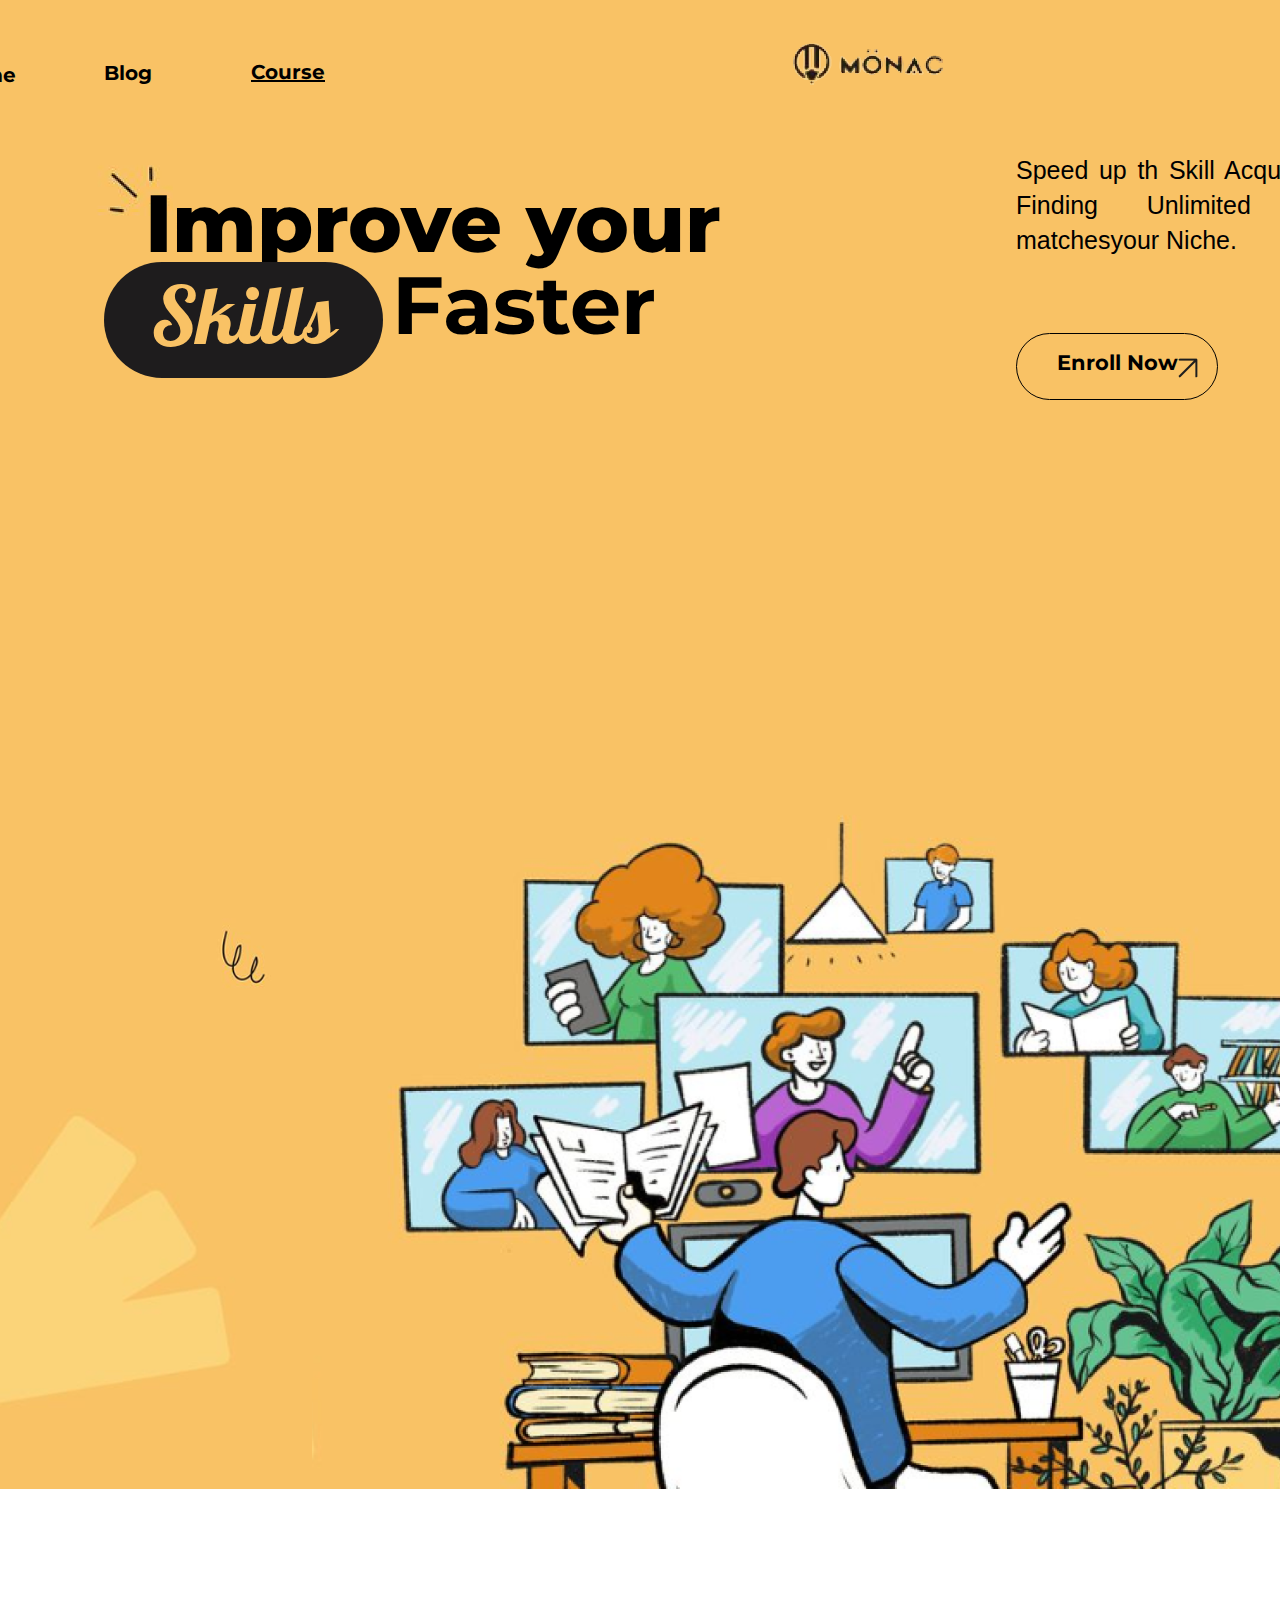
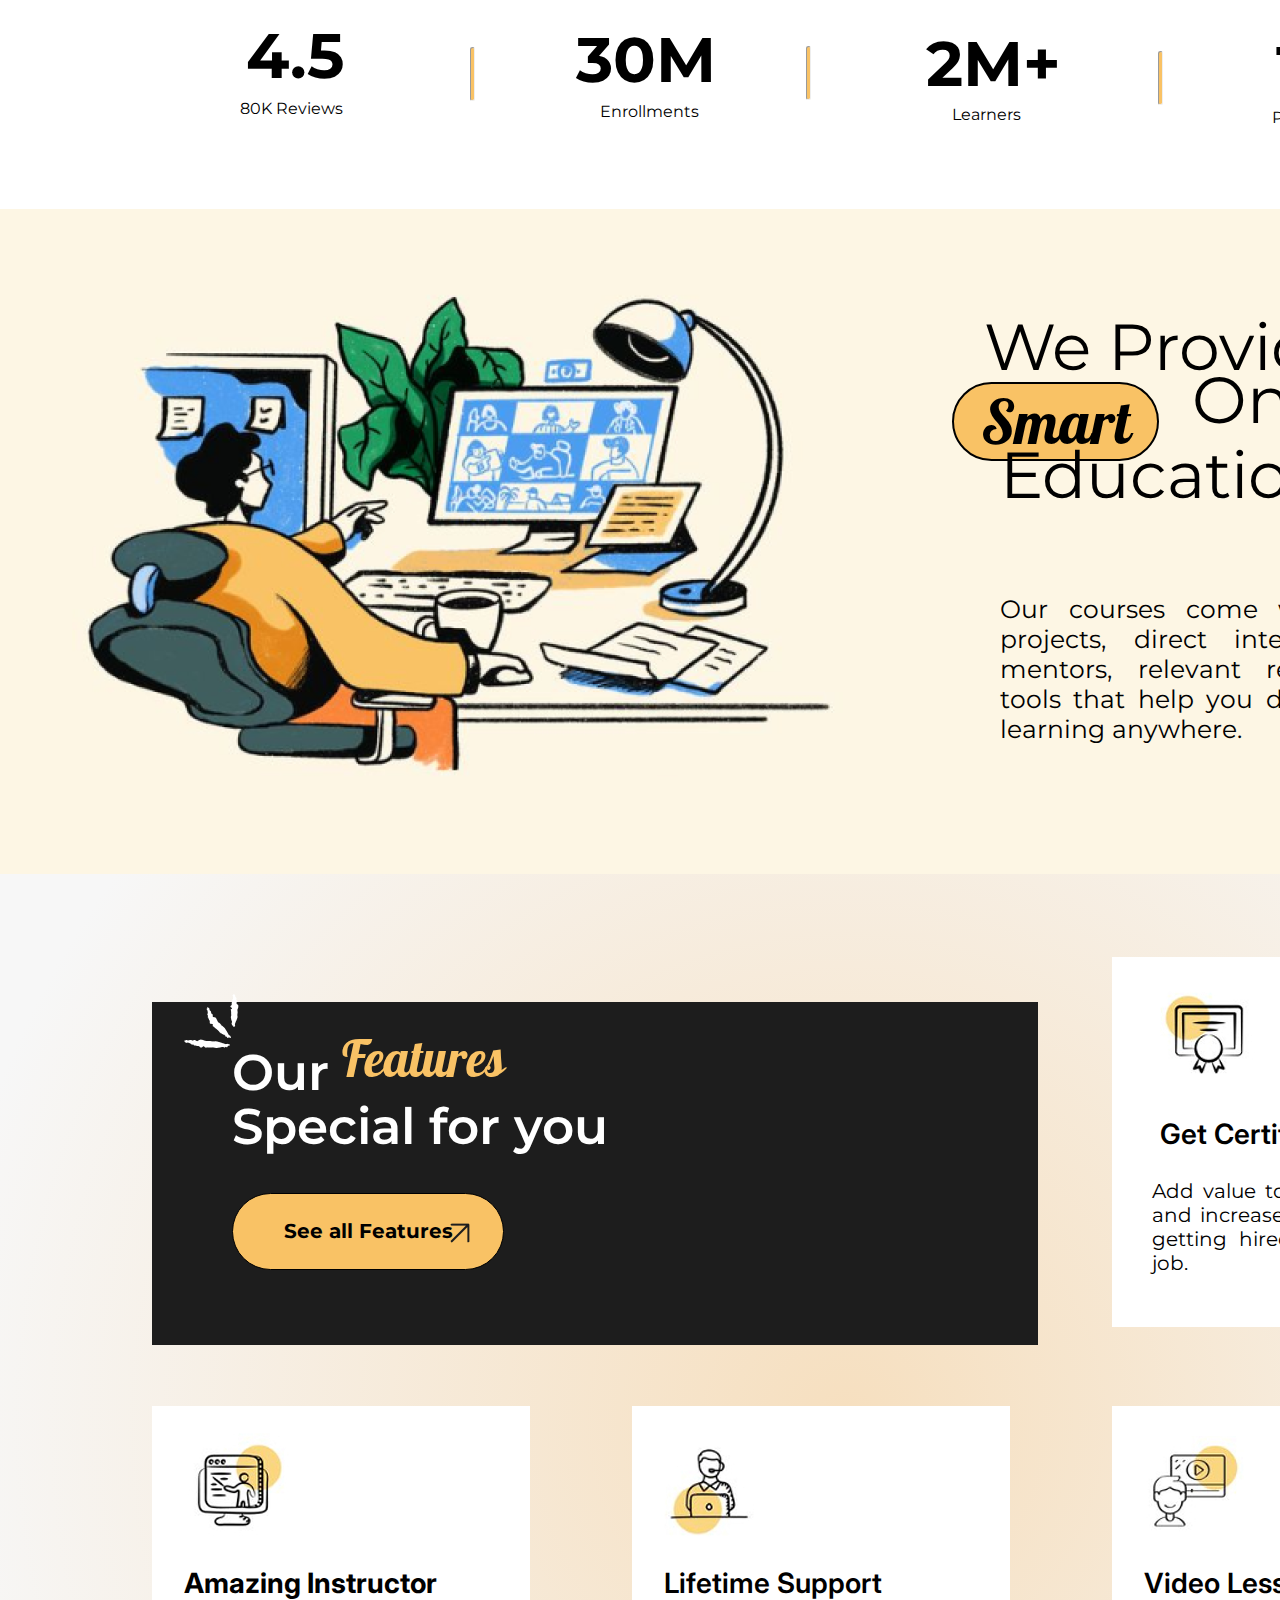
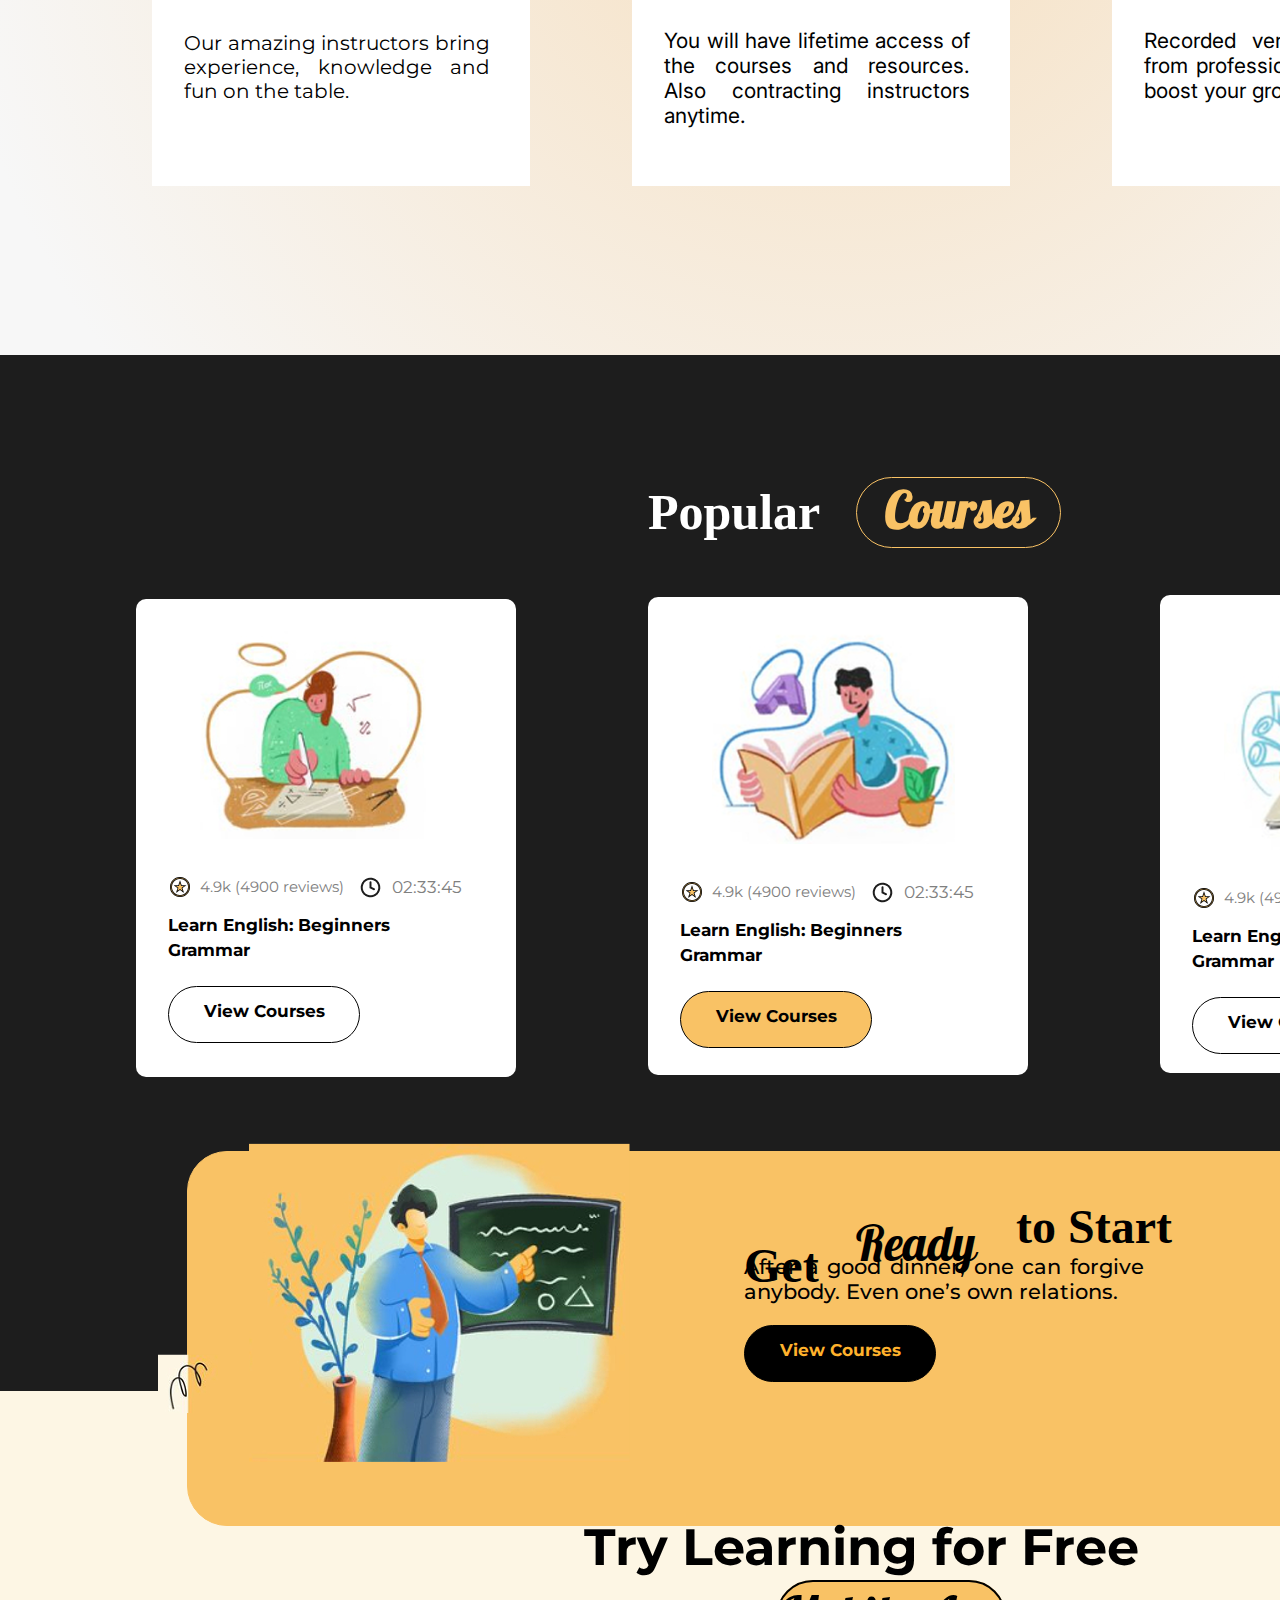
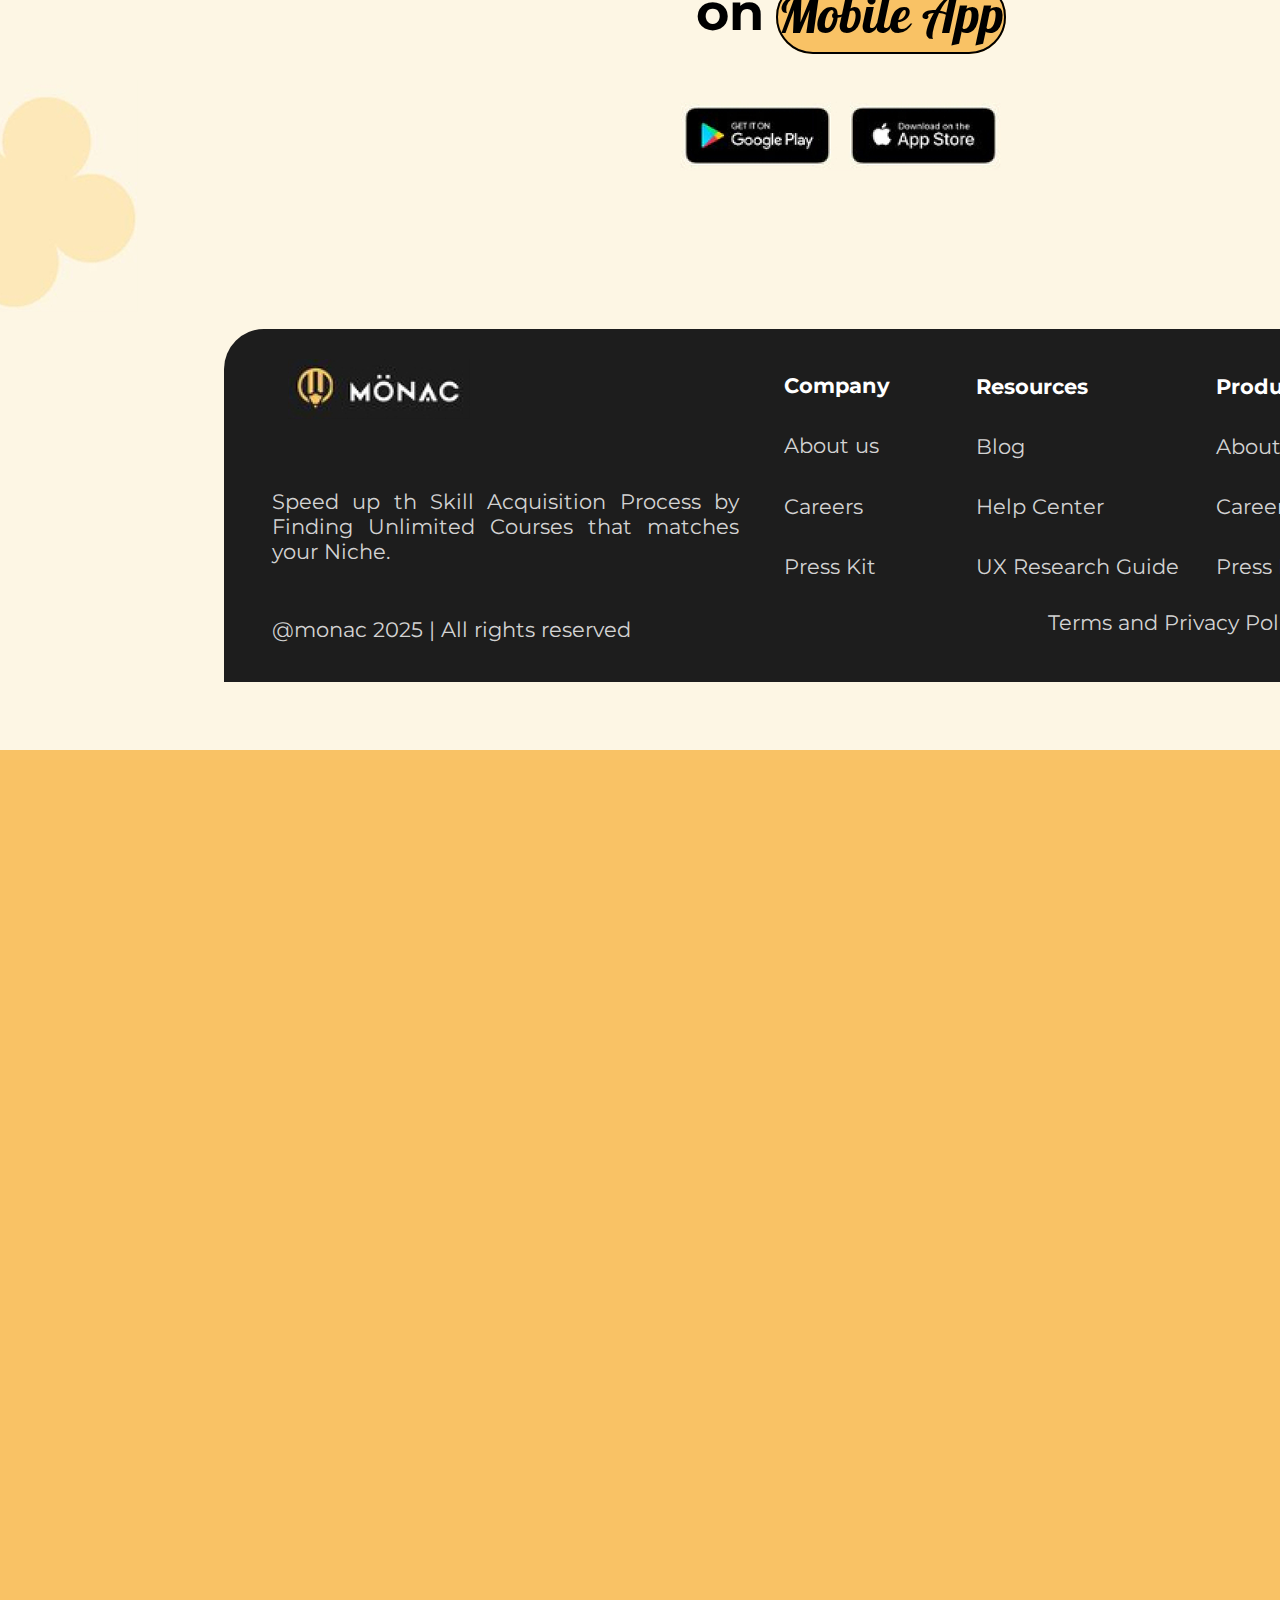
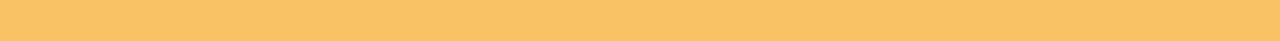
<file: index.html>
<!DOCTYPE html>
<html lang="en">
<head>
    <meta charset="UTF-8">
    <meta name="viewport" content="width=device-width, initial-scale=1.0">
    <title>Document</title>
    <head>
  <link href='https://fonts.googleapis.com/css?family=Pattaya' rel='stylesheet'>
  <link href='https://fonts.googleapis.com/css?family=Montserrat' rel='stylesheet'>
  <link href='https://fonts.googleapis.com/css?family=Inter' rel='stylesheet'>

</head>
    <link rel="stylesheet" href="style.css">
</head>
<body>
    <section class="nav-bar">
        <div class="menu">
        <h6 class="home">Home</h6><span><h6 class="Blog">Blog</h6></span>

        <div class="course">
            <a href="course.html" style="color: black;">Course</a>

        </div>
      
            <h3 class="login">LogIn</h3> 
            <h3 class="SignUp">SignUp</h3>
            <div class="monac">
               <img src="./image/monac.png" alt="">
            </div>
                 <div class="one">  <img src="./image/line3.png" alt=""></div>
                 <div class="yellow"><img src="./image/pine1.png" alt=""></div>
                 <div class="yellow-2"><img src="./image/pine2.png" alt=""></div>
                 <div class="image"><img src="./image/image.png" alt=""></div>
                 <div class="dod"><img src="./image/doodle1.png" alt=""></div>
                
                 
                   <h4 class="Enroll">Enroll Now</h4>
                    <div class="arrow"><img src="./image/arrow.png" alt=""></div>
                <h1 class="Improve">Improve your</h1><span><h1 class="skills">Skills</h1></span><span><h1 class="Faster">Faster</h1></span>
   </div>
   
 <p class="paragraph">Speed up th Skill Acquisition Process by
     Finding Unlimited Courses that matchesyour Niche.</p>
    </section>

    <section class="numbers">
        <div>
         <h3 class="h3">4.5</h3><span><h3 class="h3-2">30M</h3></span><span><h3 class="h3-3">2M+</h3></span><span><h3 class="h3-4">1K+</h3></span>
        </div>
          <div class="dod2"><img src="./image/doodle2.png" alt=""></div>
        <div><p class="Reviews">80K Reviews</p><span><p class="Enrollment">Enrollments</p></span><span><p class="Learners">Learners</p></span><span><p class="Popular">Popular Courses</p></span></div>
        <hr class="hr1">
         <hr class="hr2">
           <hr class="hr3">
          
    </section>

    <section class="sec">
        <div class="comp">
            <img src="./image/image2.png" alt="">
        </div>
        <p >Our courses come with assigned projects,
           direct interactions with mentors, relevant
           resources, and tools that help you dive 
           into-depth learning anywhere.</p>
        <h1 class="we">We Provide</h1><span><h1 class="smart">Smart</h1></span><span><h1 class="Online">Online</h1></span><span><h1 class="education">Education</h1></span>
    </section>
    <section class="third">
        <div>
            <h1 class="our">Our</h1><span><h1 class="features">Features</h1></span><span><h1 class="Special">Special for you</h1></span>
        </div>
        <h2 class="see">See all Features</h2>
        <div class="arr"><img src="./image/arrow.png" alt=""></div>
        <div class="dahon">
            <img src="./image/dahon.png" alt="">
        </div>
        <div class="box">
            <h3 class="Certificate">Get Certificate</h3>
            <p class="add">Add value to your certificates and 
                increase your chances of getting 
                hired in your dream job.</p>
            <div class="com">
            <img src="./image/ribbon.png" alt="">
        </div>
        </div>
     
        <div class="box1">
            <h5 class="amazing">Amazing Instructor</h5>
            <p class="knowledge">Our amazing instructors bring experience,
                 knowledge and fun on the table.</p>
                <div class="teach"><img src="./image/teaching.png" alt=""></div>
        </div>
        <div class="box2">
            <h3 class="Lifetime">Lifetime Support</h3>
            <p class="you">You will have lifetime access of
                the courses and resources. Also
                contracting instructors anytime.</p>
                <div class="tawag"><img src="./image/call.png" alt=""></div>
        </div>
        <div class="box3">
            <h3 class="video">Video Lesson</h3>
            <p class="recorded">Recorded version of lectures from
               professional instructors to boost
               your growth.</p>
               <div class="vid">
                <img src="./image/video.png" alt="">
               </div>
        </div>
    </section>
    <section class="fourth">
        <h1 class="popular">Popular</h1><span><h1 class="cor">Courses</h1></span>

        <div class="view">
            <img src="./image/writing.png" alt="">
          <div class="bituon"><img src="./image/bituon.png" alt=""></div>
          <div class="orasan"><img src="./image/oras.png" alt=""></div>
          <p class="reviews">4.9k (4900 reviews)</p>
            <h2 class="English">Learn English:  Beginners Grammar</h2>
            <p class="time">02:33:45</p>
                  <h3 class="btn">View Courses</h3>

        </div>
        <div class="view2">
            <img src="./image/reading.png" alt="">
             <div class="bituon"><img src="./image/bituon.png" alt=""></div>
             <div class="orasan"><img src="./image/oras.png" alt=""></div>
              <p class="reviews">4.9k (4900 reviews)</p>
              <h2 class="English">Learn English:  Beginners Grammar</h2>
               <p class="time">02:33:45</p>
               <h3 class="btn">View Courses</h3>
        </div>
        <div class="view3">
            <img src="./image/painting.png" alt="">
             <div class="bituon"><img src="./image/bituon.png" alt=""></div>
             <div class="orasan"><img src="./image/oras.png" alt=""></div>
              <p class="reviews">4.9k (4900 reviews)</p>
               <h2 class="English">Learn English:  Beginners Grammar</h2>
                <p class="time">02:33:45</p>
                       <h3 class="btn">View Courses</h3>

        <section class="fifth">
           <div class="RECTANGLE">
            <hr class="rec">
              <h1 class="get">Get</h1><span><h1 class="ready">Ready</h1></span><span><h1 class="Start">to Start</h1></span>
              <p class="after">After a good dinner, one can forgive anybody.
                 Even one’s own relations.</p>
              <h3 class="view-btn">View Courses</h3>
              <div class="pointing"><img src="./image/board.png" alt=""></div>
              <div class="doodle2"><img src="./image/garang.png" alt=""></div>
              <div class="leafright"><img src="./image/Vector.png" alt=""></div>
              <div class="appstore"><img src="./image/google.png" alt=""></div>
              <div class="kamunggay"><img src="./image/dahons1.png" alt=""></div>
              <div class="kamunggay2"><img src="./image/dahons2.png" alt=""></div>
           </div>
           <div class="last">
               <h3 class="try">Try Learning for Free</h3><span><h3 class="on">on</h3></span><span class="mobile">Mobile App</span>
           </div>
           <div class="Acquisition">
            <p class="speed">Speed up th Skill Acquisition Process by Finding
                Unlimited Courses that matches your Niche.</p>
            <p class="rights">@monac 2025 | All rights reserved</p>
            <div class="COMP">
                <h5 class="company">Company</h5><h5 class="About">About us</h5><h5 class="Careers">Careers</h5><h5 class="Press">Press Kit</h5>
            </div>
            <div class="res">
                  <h5 class="Resources">Resources</h5><h5 class="blog">Blog</h5><h5 class="help">Help Center</h5><h5 class="UX">UX Research Guide</h5>
            </div>

            <div class="prod">
                <h5 class="product">Product</h5><h5 class="bout">About us</h5><h5 class="car">Careers</h5><h5 class="Kit">Press Kit</h5>
            </div>
            <div class="bottom"><img src="./image/monac2.png" alt=""></div>
            <h5
            class="Terms">Terms and Privacy Policy</h5>
           

           </div>
        </section>
</body>
</html>
</file>
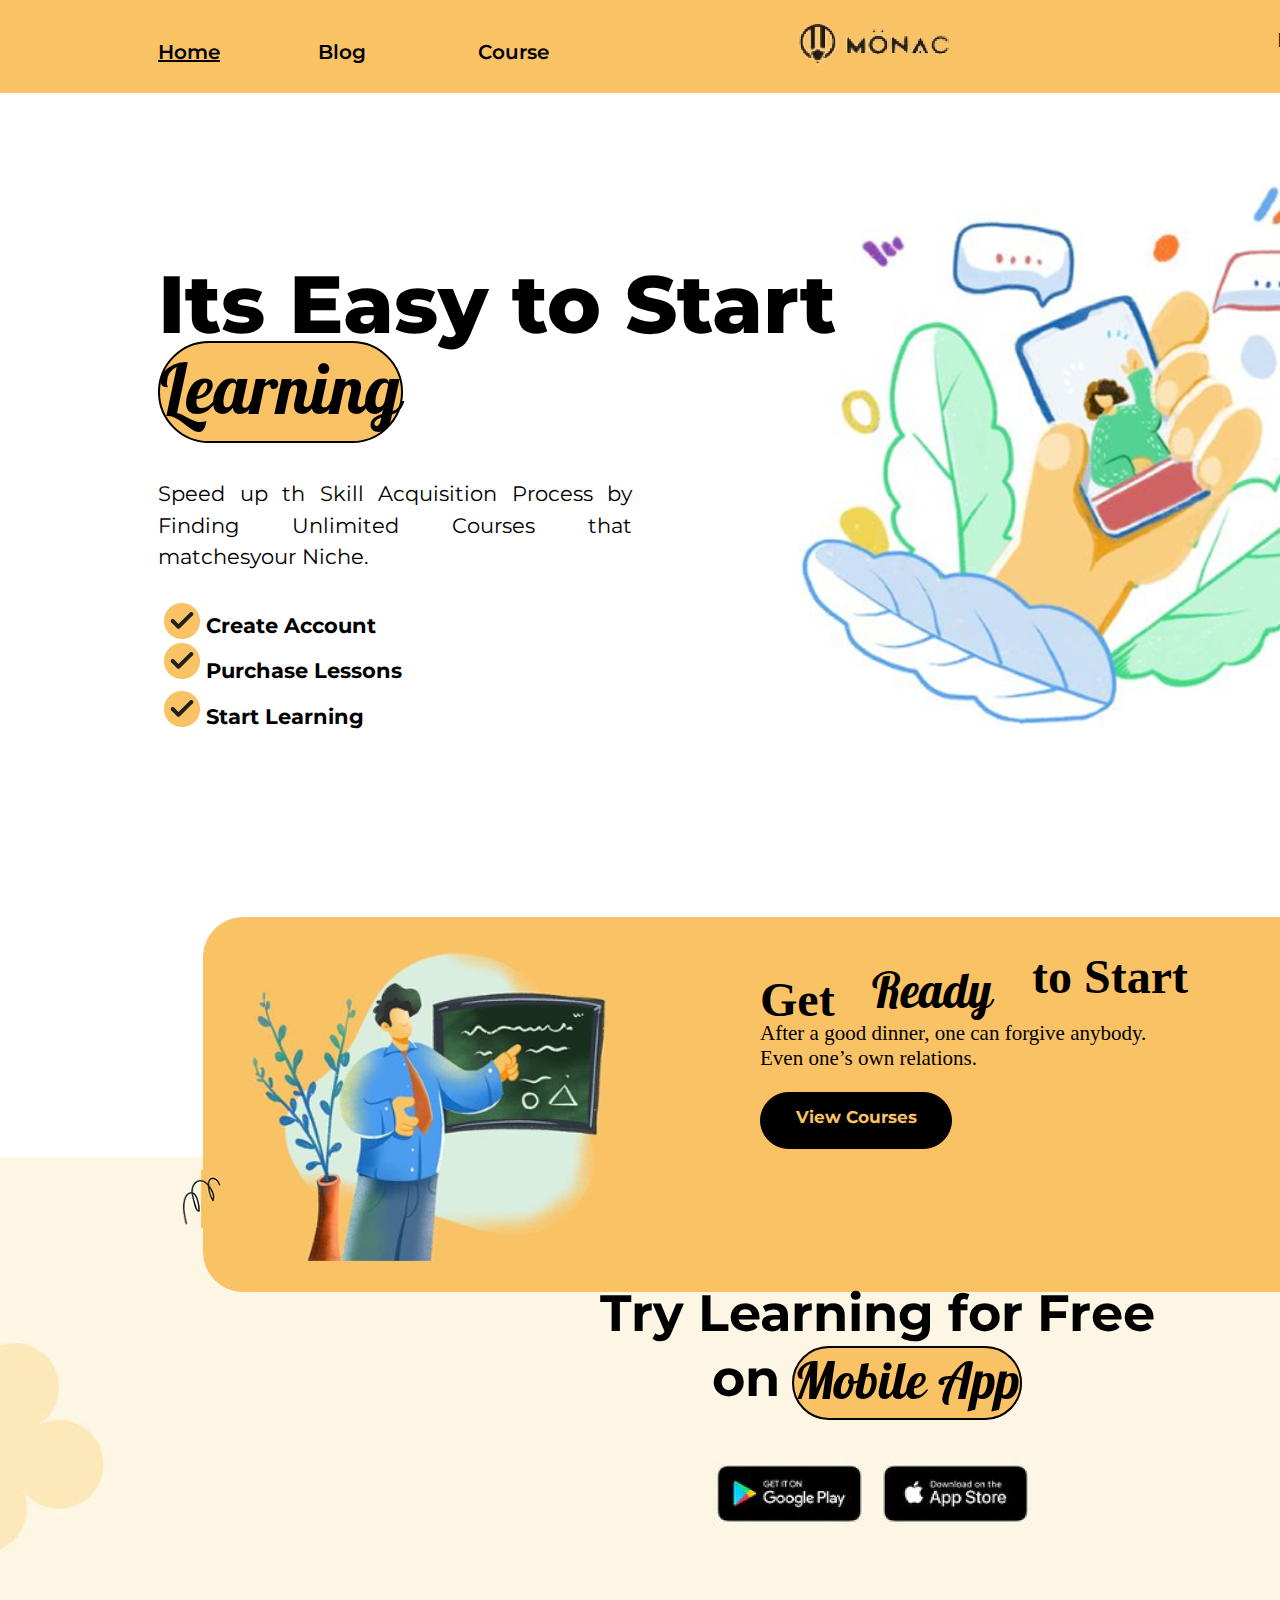
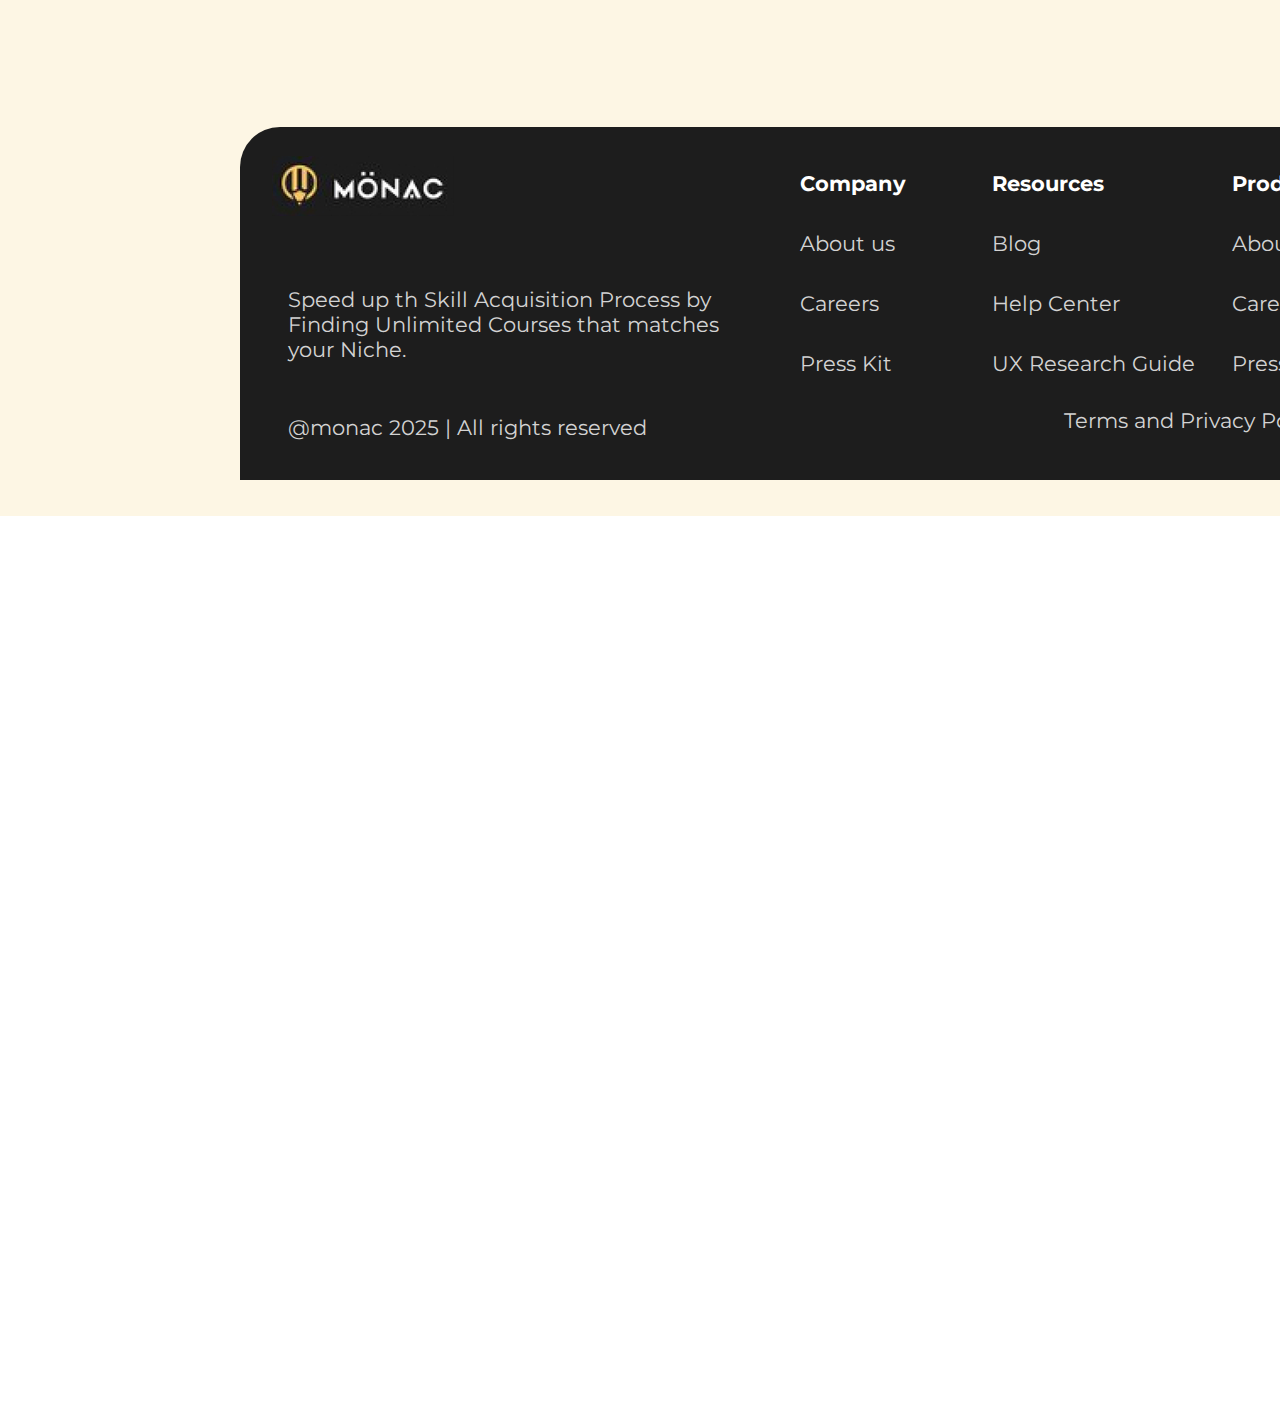
<file: course.html>
<!DOCTYPE html>
<html lang="en">
<head>
    <meta charset="UTF-8">
    <meta name="viewport" content="width=device-width, initial-scale=1.0">
    <title>Document</title>
    <style>
        .first{
            background: #F9C265;
            width: 1700px;
            height: 101px ;
            position: relative;
            right: 10px;
            bottom: 1rem;
        }
        .Easy .home{
            position: relative;
            left: 10rem;
            top: 3rem;
            font-weight: 600;
            font-size: 20px;
            font-family: 'montserrat';
        }
            .Easy .Blog{
            position: relative;
            left: 20rem;
            bottom: 1.4rem;
            font-size: 20px;
            font-weight: 600;
             font-family: 'montserrat';
        }
             .Easy .course{
            position: relative;
            left: 30rem;
            bottom: 5.8rem;
            font-size: 20px;
            font-weight: 600;
             font-family: 'montserrat';
        }
       .Easy .login{
        position: relative;
        font-family: 'montserrat';
        left: 80rem;
        font-size: 20px;
        font-weight: 900;
        bottom: 11rem;
      }
      .Easy .SignUp{
         background: black;
         color: white;
        position: relative;
        border-radius: 20px;
        text-align: center;
        font-family: 'montserrat';
         width: 101px;
        height: 39px;
        font-weight: 400;
        font-size: 20px;
        left: 85rem;
        font-size: 20px;
        font-weight: 900;
        bottom: 14rem;
      }
      .phone{
        position: relative;
        left: 50rem;
        bottom: 10rem;
      }
      .Easy .start{
    font-size: 81px;
    font-weight: 800;
    position: relative;
    font-family: 'Montserrat';
    bottom: 49rem;
    left: 10rem;
}    
    .Easy .learning{
    background: #F9C265;
    color: black;
    width: 500px;
    height: 90px;
    font-size: 70px;
    border: 2px solid black;
    text-align: center;
    border-radius: 90px;
    position: relative;
    bottom: 53rem;
    left: 10rem;
    font-family: pattaya;
    font-weight: 400;
}
.Easy .paragraph{
    font-size: 21px;
    width: 474px;
    line-height: 150%;
    font-family: 'montserrat';
    text-align: justify;
    position: relative;
    bottom: 52rem;
    left: 10rem;
}
.choices .create{
    font-size: 21px;
    width: 474px;
    line-height: 150%;
    font-family: 'montserrat';
    text-align: justify;
    position: relative;
    bottom: 52rem;
    left: 10rem;
}
.choices .Purchase{
    font-size: 21px;
    width: 474px;
    line-height: 150%;
    font-family: 'montserrat';
    text-align: justify;
    position: relative;
    bottom: 52rem;
    left: 10rem;
}
.choices .START{
    font-size: 21px;
    width: 474px;
    line-height: 150%;
    font-family: 'montserrat';
    text-align: justify;
    position: relative;
    bottom: 52rem;
    left: 10rem;
}
.choices{
    position: relative;
    top: 1rem;
    left: 3rem;
}
.choices .circle{
    width: 30px;
    height: 30px;
    background: #F9C265;
    position: relative;
    border-radius: 100px;
    border-radius: 1px solid #F9C265;
    bottom: 61.1rem;
    right: 45rem;
}
.choices .circle-2{
    width: 30px;
    height: 30px;
    background: #F9C265;
    position: relative;
    border-radius: 100px;
    border-radius: 1px solid #F9C265;
    bottom: 60.6rem;
    right: 45rem;
}
.choices .circle-3{
    width: 30px;
    height: 30px;
    background: #F9C265;
    position: relative;
    border-radius: 100px;
    border-radius: 1px solid #F9C265;
    bottom: 59.9rem;
    right: 45rem;
}
.choices .check{
    position: relative;
    bottom: 61rem;
    left: 7.4rem;
}
.choices .check-1{
    position: relative;
    bottom: 61rem;
    left: 7.4rem;
}
.choices .check-2{
    position: relative;
    bottom: 60.5rem;
    left: 7.4rem;
}
.second{
    width: 1727px;
    height: 959px;
    position: relative;
    right: 1rem;
    top: 65rem;
    background-color: #FDF6E4;

}
.RECTANGLE .rec{
   width: 1304px;
   height: 373px;
   background: #F9C265;
   position: relative;
   bottom: 15rem;
   border-radius: 40px;
   border: 1px solid #F9C265;
}
.RECTANGLE .get{
    position: relative;
    bottom: 37rem;
    left: 48rem;
    font-size: 48px;
}
.RECTANGLE .ready{
    font-family: 'pattaya';
    position: relative;
    font-weight: 400;
    bottom: 43.2rem;
    left: 55rem;
    font-size: 48px;
}
.RECTANGLE .Start{
    position: relative;
    font-weight: 600;
    bottom: 50rem;
    left: 65rem;
    font-size: 48px;
}
.RECTANGLE .after{
    position: relative;
    bottom: 51rem;
    width: 400px;
    font-size: 21px;
    font-weight: 500;
    left: 48rem;
}
.RECTANGLE .view-btn{
    background: black;
    color: #F9C265;
    border: 1px solid black;
    width: 190px;
    height: 55px;
    position: relative;
    left: 48rem;
    bottom: 51rem;
    border-radius: 50px;
    text-align: center;
    line-height: 3rem;
    font-size: 17px;
     font-family: 'montserrat';
     font-weight: 700;
}
.RECTANGLE .doodle2{
    position: relative;
    bottom: 71rem;
    left: 11.2rem;
}
.RECTANGLE .pointing{
    position: relative;
    bottom: 65rem;
    left: 15rem;
}

.last{
    position: relative;
    bottom: 37rem;
    right: 2rem;
}
.last .try{
    font-family: 'montserrat';
    font-size: 51px;
    font-weight: bold;
    position: relative;
    bottom: 74rem;
    left: 40rem;
}
.last .on{
    font-family: 'montserrat';
    font-size: 51px;
    font-weight: bold;
    position: relative;
    bottom: 77rem;
    left: 47rem;
}
.last .mobile{
    background: #F9C265;
    color: black;
    border: 2px solid black;
    border-radius: 80px;
    font-family: 'pattaya';
    font-size: 51px;
    font-weight: 500;
    position: relative;
    bottom: 84rem;
    left: 52rem;
}
.RECTANGLE .appstore{
    position: relative;
    bottom: 57rem;
    left: 45rem;
}
.RECTANGLE .kamunggay{ 
    position: relative;
    bottom: 70rem;
    right: 2rem;
}
.RECTANGLE .kamunggay2{
    position: relative;
    bottom: 92rem;
    left: 96rem;
}
.Acquisition{
    position: relative;
    bottom: 103rem;
    left: 15.5rem;
    width: 1230px;
    height: 353px;
    border-top-left-radius: 40px;
    border-top-right-radius: 40px;
    background: #1D1D1D;
}
.Acquisition .speed{
    position: relative;
    color: lightgray;
    top: 10rem;
    left: 3rem;
    width: 474px;
    font-size: 21px;
    font-family: 'montserrat';
}
.Acquisition .rights{
    position: relative;
    color: lightgray;
    top: 12rem;
    left: 3rem;
    font-size: 21px;
    font-family: 'montserrat';
}
.COMP{
    position: relative;
    bottom: 19rem;
    left: 32rem;
}
.COMP .company{
    position: relative;
    color: white;
    width: 10px;
    top: 12rem;
    left: 3rem;
    font-size: 21px;
    font-family: 'montserrat';
}
.Acquisition .About{
    position: relative;
    color: lightgray;
    top: 12rem;
    left: 3rem;
    font-size: 21px;
    font-weight: 400;
    font-family: 'montserrat';
}
.Acquisition .Careers{
    position: relative;
    color: lightgray;
    top: 12rem;
    left: 3rem;
    font-size: 21px;
    font-weight: 400;
    font-family: 'montserrat';
}
.Acquisition .Press{
    position: relative;
    color: lightgray;
    top: 12rem;
    left: 3rem;
    font-size: 21px;
    font-weight: 400;
    font-family: 'montserrat';
}
.res .Resources{
    position: relative;
    color: white;
    top: 12rem;
    left: 7rem;
    font-size: 21px;
    font-weight:bold;
    font-family: 'montserrat';
}
.res .blog{
    position: relative;
    color: lightgray;
    top: 12rem;
    left: 7rem;
    font-size: 21px;
    font-weight: 400;
    font-family: 'montserrat';
}
.res .help{
    position: relative;
    color: lightgray;
    top: 12rem;
    left: 7rem;
    font-size: 21px;
    font-weight: 400;
    font-family: 'montserrat';
}
.res .UX{
    position: relative;
    color: lightgray;
    top: 12rem;
    left: 7rem;
    font-size: 21px;
    font-weight: 400;
    font-family: 'montserrat';
}
.res{
    position: relative;
    bottom: 34rem;
    left: 40rem;
}
.prod .product{
    position: relative;
    color: white;
    top: 12rem;
    left: 7rem;
    font-size: 21px;
    font-weight: bold;
    font-family: 'montserrat';
}
.prod .bout{
    position: relative;
    color: lightgray;
    top: 12rem;
    left: 7rem;
    font-size: 21px;
    font-weight: 400;
    font-family: 'montserrat';
}
.prod .car{
    position: relative;
    color: lightgray;
    top: 12rem;
    left: 7rem;
    font-size: 21px;
    font-weight: 400;
    font-family: 'montserrat';
}
.prod .Kit{
    position: relative;
    color: lightgray;
    top: 12rem;
    left: 7rem;
    font-size: 21px;
    font-weight: 400;
    font-family: 'montserrat';
}
.prod{
    position: relative;
    bottom: 49rem;
    left: 55rem;
}
.Terms{
    position: relative;
    color: lightgray;
    bottom: 43.5rem;
    left: 51.5rem;
    font-size: 21px;
    font-weight: 400;
    font-family: 'montserrat';

}
.bottom{
    position: relative;
    bottom: 53rem;
    left: 2rem;
}
.monac{
    position: relative;
    bottom: 56rem;
    left: 49rem;
}
.blackleaf{
    position: relative;
    bottom: 130rem;
    left: 92rem;
}


    </style>
</head>
 <link href='https://fonts.googleapis.com/css?family=Pattaya' rel='stylesheet'>
  <link href='https://fonts.googleapis.com/css?family=Montserrat' rel='stylesheet'>
  <link href='https://fonts.googleapis.com/css?family=Inter' rel='stylesheet'>

<body style="background-color: #FFFFFF;">
    <section class="first">
        <div class="Easy">
              <span class="home"><a href="index.html" style="color: black;">Home</a></span><span><h6 class="Blog">Blog</h6></span><span><h6 class="course">Course</h6></span>
              <h3 class="login">LogIn</h3> 
              <h3 class="SignUp">SignUp</h3>
              <div class="phone">
                <img src="./image/phone.png" alt="">
              </div>
              <div class="monac"><img src="./image/monac.png" alt=""></div>
               <h1 class="start">Its Easy to Start</h1><span><span class="learning">Learning</span>
               <p class="paragraph">Speed up th Skill Acquisition Process
                 by Finding Unlimited Courses that matchesyour Niche.</p>
                 <div class="choices">
                    <h1 class="create">Create Account</h1><span><span><h1  class="Purchase">Purchase Lessons</h1></span><span><h1  class="START">Start Learning</h1></span>
                    
                    
                    <div class="check"><img src="./image/korek.png" alt=""></div>
                    <div class="check-1"><img src="./image/korek1.png" alt=""></div>
                    <div class="check-2"><img src="./image/korek2.png" alt=""></div>
                 </div>    
        </div>
    </section>
    <section class="second">
           <div class="RECTANGLE">
            <hr class="rec">
              <h1 class="get">Get</h1><span><h1 class="ready">Ready</h1></span><span><h1 class="Start">to Start</h1></span>
              <p class="after">After a good dinner, one can forgive anybody.
                 Even one’s own relations.</p>
              <h3 class="view-btn">View Courses</h3>
              <div class="pointing"><img src="./image/board.png" alt=""></div>
              <div class="doodle2"><img src="./image/garang.png" alt=""></div>
              <div class="appstore"><img src="./image/google.png" alt=""></div>
              <div class="kamunggay"><img src="./image/dahons1.png" alt=""></div>
              <div class="kamunggay2"><img src="./image/dahons2.png" alt=""></div>
              <div class="blackleaf"><img src="./image/blackleaf.png" alt=""></div>
           </div>
           <div class="last">
               <h3 class="try">Try Learning for Free</h3><span><h3 class="on">on</h3></span><span class="mobile">Mobile App</span>
           </div>
           <div class="Acquisition">
            <p class="speed">Speed up th Skill Acquisition Process by Finding
                Unlimited Courses that matches your Niche.</p>
            <p class="rights">@monac 2025 | All rights reserved</p>
            <div class="COMP">
                <h5 class="company">Company</h5><h5 class="About">About us</h5><h5 class="Careers">Careers</h5><h5 class="Press">Press Kit</h5>
            </div>
            <div class="res">
                  <h5 class="Resources">Resources</h5><h5 class="blog">Blog</h5><h5 class="help">Help Center</h5><h5 class="UX">UX Research Guide</h5>
            </div>

            <div class="prod">
                <h5 class="product">Product</h5><h5 class="bout">About us</h5><h5 class="car">Careers</h5><h5 class="Kit">Press Kit</h5>
            </div>
            <div class="bottom"><img src="./image/monac2.png" alt=""></div>
            <h5
            class="Terms">Terms and Privacy Policy</h5>
           

           </div>
        </section>
    
</body>
</html>
</file>
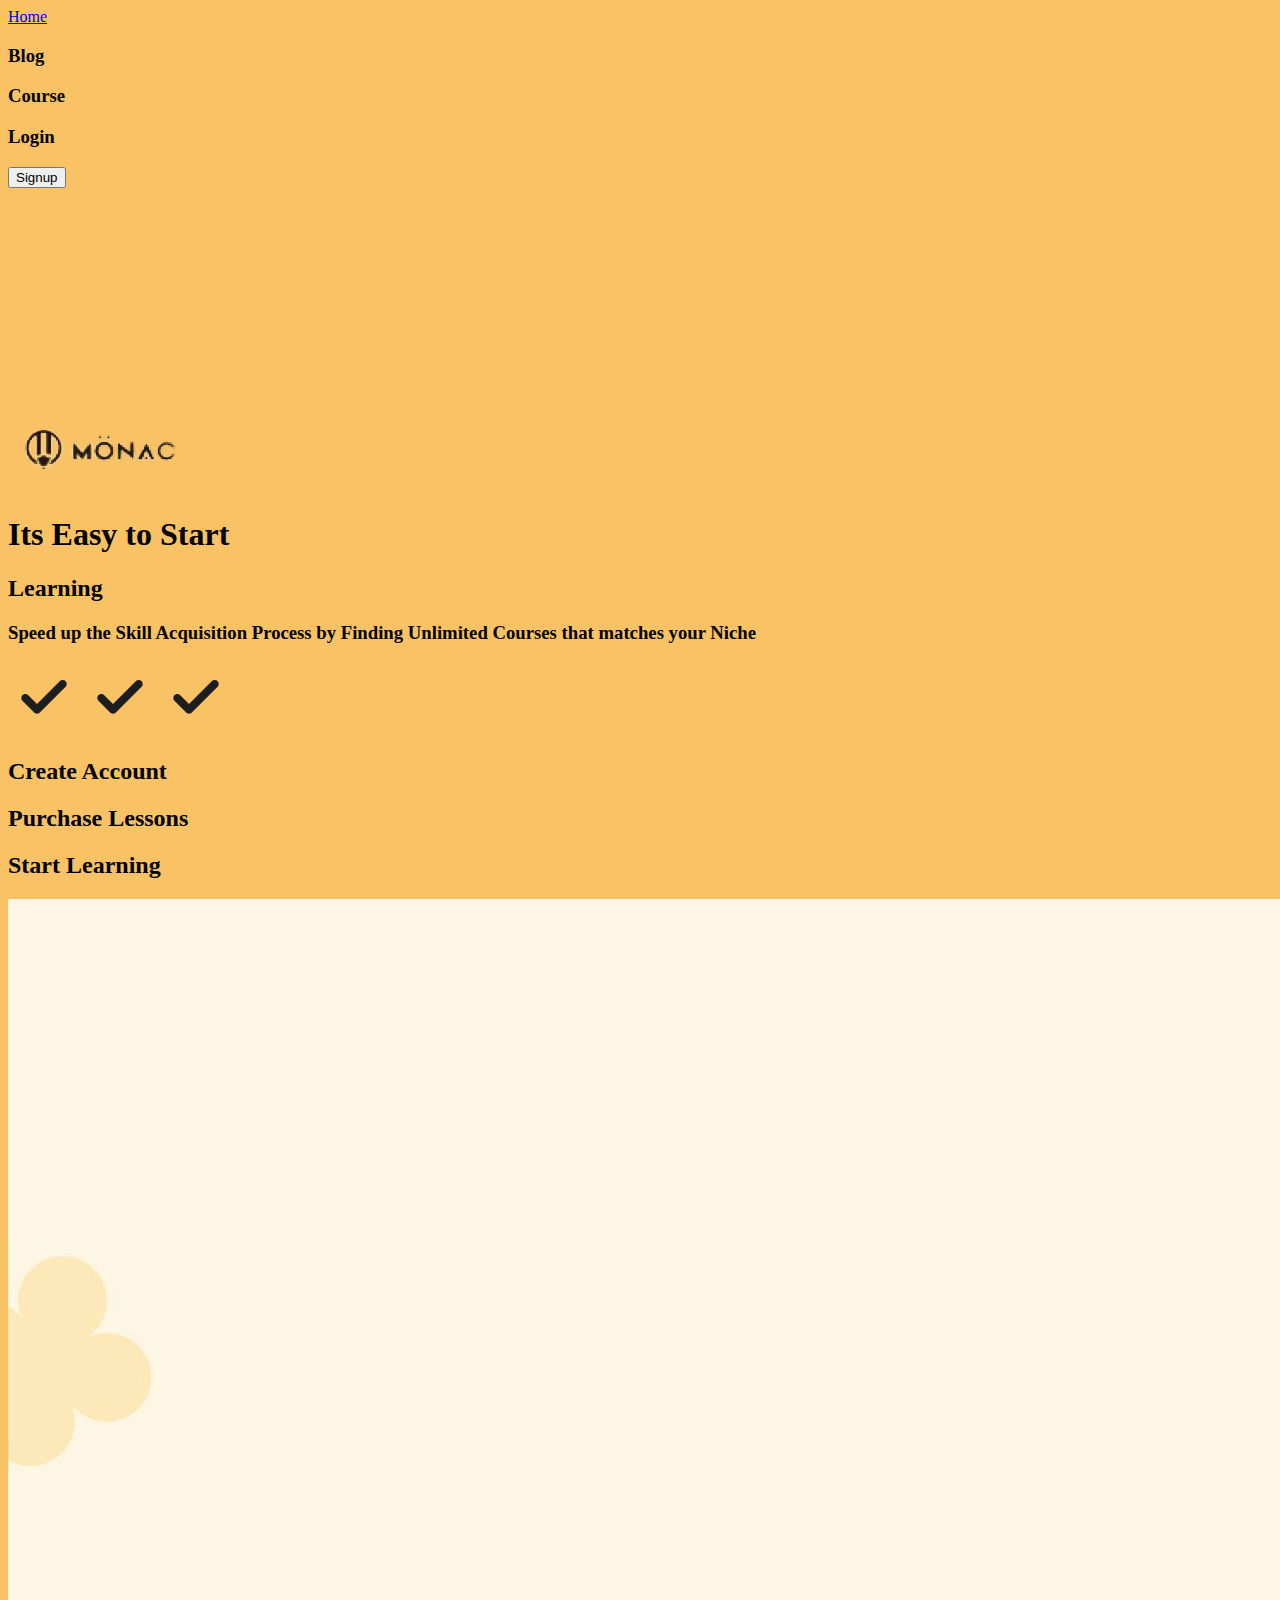
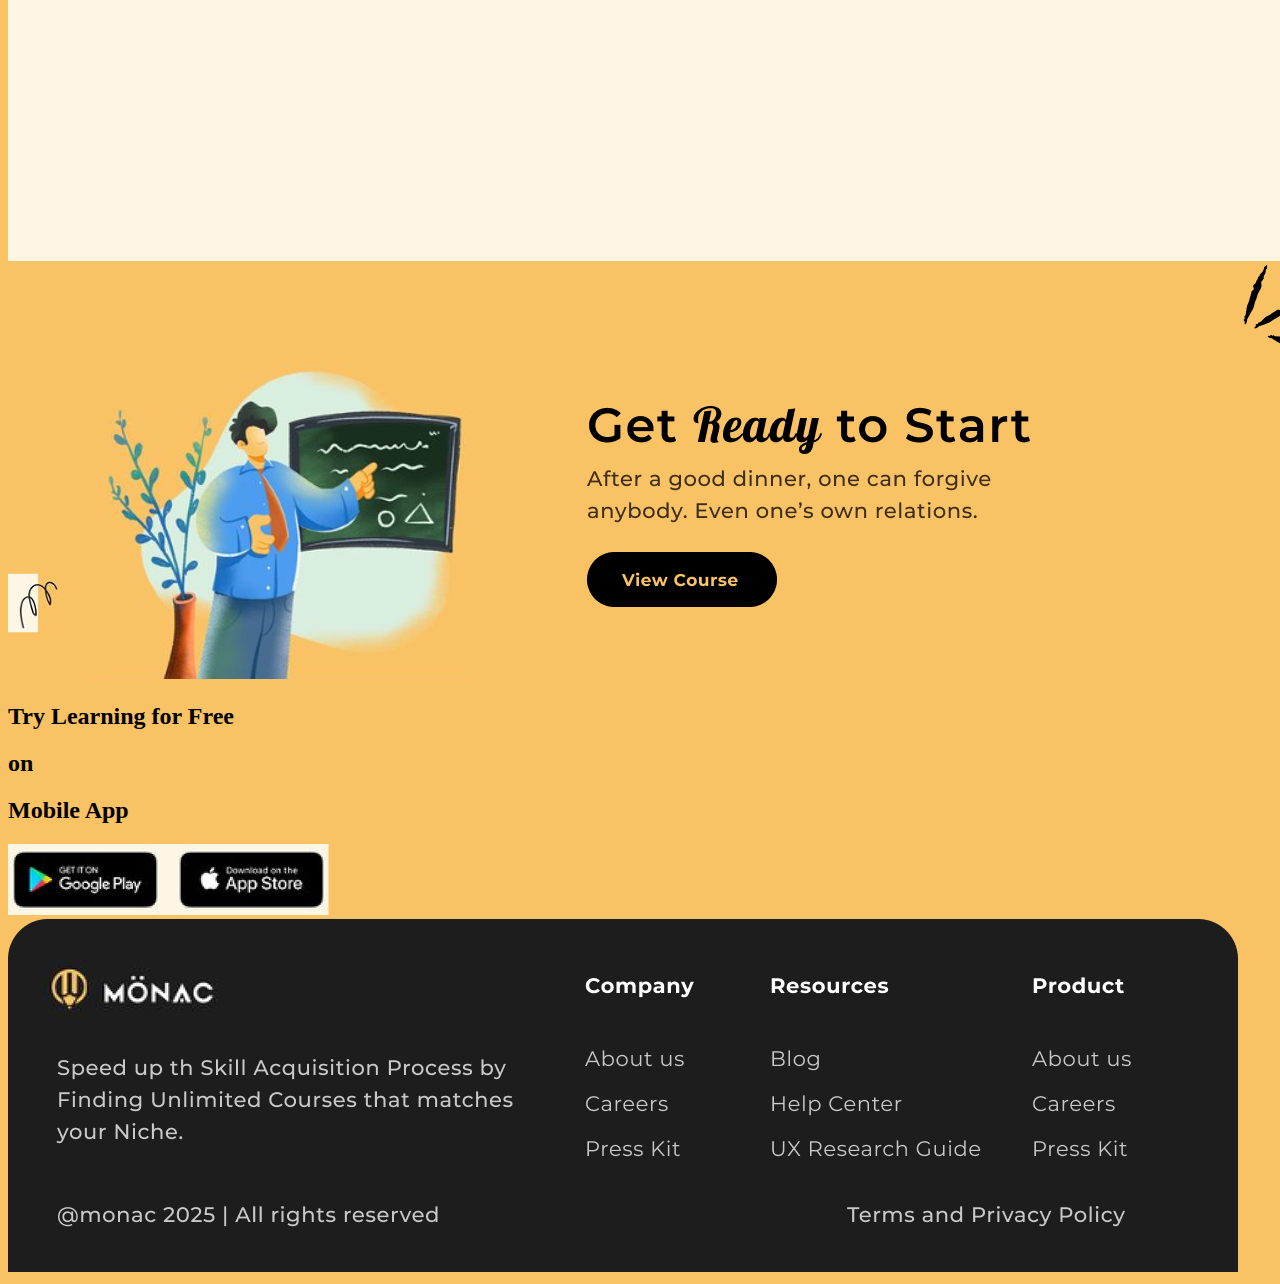
<file: indexcourse.html>
<!DOCTYPE html>
<html lang="en">
<head>
    <meta charset="UTF-8">
    <meta name="viewport" content="width=device-width, initial-scale=1.0">
    <title>Course</title>
    <link rel="stylesheet" href="style.css">
    <link rel="preconnect" href="https://fonts.googleapis.com">
    <link rel="preconnect" href="https://fonts.gstatic.com" crossorigin>
    <link rel="preconnect" href="https://fonts.googleapis.com">
    <link rel="preconnect" href="https://fonts.gstatic.com" crossorigin>
    <link href="https://fonts.googleapis.com/css2?family=Montserrat:ital,wght@0,100..900;1,100..900&family=Pattaya&display=swap" rel="stylesheet"></head>
<body>
</div>
<div class="container1">
        <a href="index.html">Home
        </a>
        <h3>Blog</h3>
        <h3>Course</h3>
        <h3>Login</h3>
        <button class="button">Signup</button>
    </div>
    <img class="img"src="images/monac.png" alt="ahdeym">
    <img class="dahon" src="images/dahon.png" alt="ahdeym">
        <h1 class="first">Its Easy to Start</h1>
        <h2 class="learn">Learning</h2>
        <h3 class="second">Speed up the Skill Acquisition Process by Finding Unlimited Courses
         that matches your Niche</h3>
    <img class="check" src="images/check.png" alt="tae">
    <img class="check1" src="images/check.png" alt="tae">
    <img class="check2" src="images/check.png" alt="tae">
    <div class="container2">
        <h2>Create Account</h2>
        <h2>Purchase Lessons</h2>
        <h2>Start Learning</h2>
    </div>
    <img class="bg" src="images/bg.png" alt="atay">
    <img class="okay" src="images/Okay.png" alt="shh">
    <h2 class="try">Try Learning for Free</h2>
    <h2 class="on">on</h2>
    <h2 class="mobile">Mobile App</h2>
    <img class="she" src="images/2shet.png" alt="shet">
    <img class="meowk" src="images/meowk.png" alt="meowk">
</body>
</html>
</file>
<file: style.css>
body{
    background: #F9C265;
}

.nav-bar{
   display: block;
   align-items: center;
   position: relative;
   right: 37rem;
   top: 3rem;
}
.nav-bar .home{
    text-align: center;
    position: relative;
    word-spacing: 20px;
    bottom: 2rem;
    right: 4rem;
    font-size: 20px;
    font-family: 'montserrat';
    font-weight: 700;
}
.nav-bar .Blog{
 text-align: center;
    position: relative;
    bottom: 6.5rem;
    left: 5rem;
    word-spacing: 20px;
    font-size: 20px;
    font-family: 'montserrat';
    font-weight: 700;
}
.nav-bar .course{
 text-align: center;
    position: relative;
    left: 15rem;
    bottom: 11rem;
    word-spacing: 20px;
    font-size: 20px;
    font-family: 'montserrat';
    font-weight: 700;
}
.monac{
    position: relative;
    left: 85rem;
    bottom: 23rem;
}
.nav-bar .one{
    position: relative;
    left: 42.5rem;
    bottom: 20.5rem;
}
.nav-bar .login{
    position: relative;
    font-family: 'montserrat';
    left: 118rem;
    font-size: 20px;
    font-weight: 900;
    bottom: 14rem;
}
.nav-bar .SignUp{
     position: relative;
    background: black;
    color: white;
     font-family: 'montserrat';
    border-radius: 20px;
    text-align: center;
    width: 101px;
    height: 39px;
    font-weight: 400;
    font-size: 20px;
    bottom: 13.5em;
    left:  123rem;
    line-height: 2rem;
   
}
.nav-bar .arrow{
    position: relative;
    left: 109.5rem;
    bottom: 98rem;
}
.nav-bar .Enroll{
    background: #F9C265;
    color: black;
    bottom: 93rem;
    font-family: 'montserrat';
    border: 1px solid black;
    border-radius: 50px;
    text-align: center;
    width: 200px;
    height: 65px;
    line-height: 57px;
    font-size: 21px;
    position: relative;
    left: 100rem;
    color: black;
   
}
.nav-bar .paragraph{
    position: relative;
    bottom: 146rem;
    line-height: 35px;
    font-size: 25px;
    font-weight: lighter;
    font-family: sans-serif;
    left: 64em;
    max-width: 474px;
}

.nav-bar .Improve{
    font-size: 81px;
    font-weight: 800;
    position: relative;
    font-family: 'Montserrat';
    left: 9em;
    bottom: 115rem;
    
}
.nav-bar .skills{
    background: #1E1C1D;
    color: #F9C265;
    width: 279px;
    height: 116px;
    font-size: 81px;
    text-align: center;
    border-radius: 90px;
    position: relative;
    left: 43rem;
    bottom: 119rem;
    font-family: 'pattaya';
    font-weight: 400;
}
.nav-bar .Faster{
    position: relative;
    font-family: 'montserrat';
    font-size: 81px;
    bottom: 130rem;
    left: 61rem;
}

.nav-bar .image{
    position: relative;
    bottom: 21.5rem;
    left: 56rem;
    width: 1px;
    height: 616px;
}
.nav-bar .dod{
    position: relative;
    bottom: 50rem;
    left: 50em;
}
.numbers .dod2{
    position: relative;
   bottom: 37.9rem;
    left: 97em;
}


.nav-bar .yellow{
    position: relative;
    left: 135rem;
    width: 106px;
    height: 198px;
}
.nav-bar .yellow-2{
    position: relative;
    top: 20rem;
    left: 36rem;
    width: 247px;
    height: 356px;
}

.numbers{
    background: white;
    position: relative;
    bottom: 70rem;
    display: block;
    width: 108rem;
    right: 2rem;
    height: 20rem;
    font-family: 'montserrat';
}
.h3{
    font-size: 63px;
    position: relative;
    top: 8rem;
    left: 270px;
}
.h3-2{
    font-size: 63px;
    position: relative;
    bottom: .5rem;
    left: 600px;
}
.h3-3{
    font-size: 63px;
    position: relative;
    bottom: 9rem;
    left: 950px;
}
.h3-4{
    font-size: 63px;
    width: 5px;
    position: relative;
    bottom: 17.4rem;
    left: 1300px;
}

.hr1{
    height: 52px;
    width: 3px;
    position: relative;
    bottom: 40rem;
    right: 23rem;
    background-color: #F9C265;
    border-radius: 5px;
}
.hr2{
    height: 52px;
    width: 3px;
    position: relative;
    bottom: 43.9rem;
    right: 2rem;
    background-color: #F9C265;
    border-radius: 5px;
}
.hr3{
    height: 52px;
    width: 3px;
    position: relative;
    bottom: 47.5rem;
    left: 20rem;
    background-color: #F9C265;
    border-radius: 5px;
}
.Reviews{
    position: relative;
    bottom: 28rem;
    font-size: 16px;
    left: 16.5rem;
    font-family: 'montserrat';
}
.Enrollment{
    position: relative;
    bottom: 30rem;
    font-size: 16px;
    left: 39rem;
    font-family: 'montserrat';
}
.Learners{
    position: relative;
    bottom: 32rem;
    font-size: 16px;
    left: 61rem;
    font-family: 'montserrat';
}
.Popular{
    position: relative;
    bottom: 34rem;
    font-size: 16px;
    left: 81rem;
    font-family: 'montserrat';
}

.sec{
    background-color: #FDF6E4;
    height: 680px;
    width: 1710px;
    position: relative;
    right: 1rem;
    bottom: 70rem;
}
.comp{
    width: 771px;
    height: 520px;
    position: relative;
    left: 5rem;
    top: 3rem;
}
p{
    width: 467px;
    text-align: justify;
    font-size: 25px;
    position: relative;
     font-family: 'Montserrat';
    left: 63rem;
    bottom: 10rem;
    letter-spacing: 3%;
}
.we{
    position: relative;
    bottom: 40rem;
    left: 62rem;
    font-family: 'Montserrat';
    font-weight: 400;
    font-size: 65px;
}
.smart{
    background:  #F9C265;
    color: black;
    border: 2px solid black;
    width: 203px;
    text-align: center;
    height: 75px;
    font-size: 60px;
    border-radius: 90px;
    position: relative;
    left: 16em;
    bottom: 43rem;
    font-family: 'pattaya';
    font-weight: 400;
}
.Online{
    position: relative;
    bottom: 52rem;
    left: 75rem;
    font-size: 65px;
    font-family: 'Montserrat';
    font-weight: 400;
}
.education{
    position: relative;
    bottom: 55rem;
    left: 63rem;
    font-size: 65px;
    font-family: 'Montserrat';
    font-weight: 400;
}
.third{
    background: radial-gradient(circle, #F6DFBF 0%, #F7F7F7 90%);

    width: 1710px;
    height: 1095px;
    bottom: 73rem;
    right: 1rem;
    position: relative;
}
.our{
    position: relative;
    top: 8rem;
    font-family: 'Montserrat';
    font-weight: 600;
    font-size: 50px;
    left: 10rem;
    width: 806px;
    height: 303px;
    background: rgb(29, 29, 29);
    color: white;
    padding-left: 5rem;
    padding-top: 2.5rem;
}
.features{
    color: #F9C265;
    width: 279px;
    height: 116px;
    position: relative;
    bottom: 14rem;
    font-size: 50px;
    left: 7em;
    font-family: pattaya;
    font-weight: 400;
}
.Special{
    position: relative;
    bottom: 19rem;
    color: white;
    left: 15rem;
    font-family: 'Montserrat';
    font-weight: 600;
    font-size: 50px;
    width: 806px;
    height: 303px;
}
.dahon{
    position: relative;
    bottom: 55rem;
    color: white;
    left: 12rem;
    font-family: 'Montserrat';
    font-weight: 600;
    font-size: 50px;
    width: 806px;
    height: 303px;
}
.see{
    background: #F9C265;
    border: 1px solid black;
    font-family: 'Montserrat';
    width: 270px;
    height: 75px;
    font-size: 20px;
    position: relative;
    text-align: center;
    line-height: 4.7rem;
    border-radius: 50px;
    left: 15rem;
    bottom: 34rem;
}
.box{
    background: white;
    position: relative;
    bottom: 78rem;
    left: 70rem;
    width: 378px;
    height: 370px;
}
.box .Certificate{
    font-weight: 600;
    font-size: 28px;
    font-family: 'Inter';
    position: relative;
    left: 3rem;
    top: 10rem;

}
.box .com{
    position: relative;
    left: 3rem;
    bottom: 9rem;
}
.add{
    position: relative;
    top: 10rem;
    left: 2.5rem;
    font-size: 20px;
    width: 306px;
}

.arr{
    position: relative;
    bottom: 38.6rem;
    left: 28rem;
}
.box1{
    background: white;
    position: relative;
    bottom: 76rem;
    left: 10rem;
    width: 378px;
    height: 380px;
}
.box1 .amazing{
    position: relative;
    top: 10rem;
    left: 2rem;
    font-size: 28px;
    font-family: 'inter';

}
.box1 .knowledge{
    width: 306px;
    height: 102px;
    position: relative;
    font-size: 20px;
    left: 2rem;
    top: 9rem;
}
.box1 .teach{
    position: relative;
    left: 2rem;
    bottom: 11rem;
}
.box2{
    background: white;
    position: relative;
    bottom: 101.5rem;
    left: 40rem;
    width: 378px;
    height: 380px;
}

.box2 .Lifetime{
    position: relative;
    font-family: 'inter';
    font-size: 28px;
    font-weight: 600;
    top: 10rem;
    left: 2rem;
}
.box2 .you{
    position: relative;
    font-family: 'inter';
    font-size: 21px;
    width: 306px;
    top: 10rem;
    left: 2rem;
}
.box2 .tawag{
    position: relative;
    bottom: 9.2rem;
    left: 1.5rem;
}

.box3{
    background: white;
    position: relative;
    bottom: 127rem;
    left: 70rem;
    width: 378px;
    height: 380px;
}
.box3 .video{
    font-family: 'inter';
    font-size: 28px;
    font-weight: 600;
    top: 10rem;
    position: relative;
    left: 2rem;
}
.box3 .recorded{
    position: relative;
    font-family: 'inter';
    font-size: 21px;
    width: 306px;
    top: 10rem;
    left: 2rem;
}
.box3 .vid{
    position: relative;
    bottom: 8rem;
    left: 2rem;
}
.fourth{
    background: #1D1D1D;
    width: 1727.5px;
    height: 1070px;
    position: relative;
    bottom: 76rem;
    right: 2rem;
}
.popular{
    position: relative;
    top: 8rem;
    left: 42rem;
    font-size: 50px;
    color: white;
}
.cor{
    background:  #1D1D1D;
    color: #F9C265;
    border: 1px solid #F9C265;
    width: 203px;
    font-size: 50px;
    font-family: 'pattaya';
    font-weight: 600;
    border-radius: 50px;
    text-align: center;
    position: relative;
    top: 1.9rem;
    left: 55rem;
}
.view{
    background: white;
    width: 380px;
    height: 478px;
    border-radius: 10px;
    position: relative;
    left: 10rem;
    top: 3rem;
}
.view img{
    position: relative;
    left: 4rem;
    top: 2rem;

}
.view .bituon{
    position: relative;
    top: 2rem;
    right: 2rem;
}
.view .orasan{
    position: relative;
    top: 0.4rem;
    left: 10rem;
}
.view .reviews{
    color: gray;
    position: relative;
    left: 4rem;
    bottom: 0.1rem;
    font-size: 15px;
}
.view .English{
    position: relative;
    left: 2rem;
    width: 250px;
    font-family: 'montserrat';
    font-size: 17px;
    letter-spacing: 3%;
    line-height: 150%;
}
.view .time{
    color: gray;
    left: 16rem;
    font-size: 17px;
      bottom: 6.5rem;
    font-family: 'montserrat';
}
.view .btn{
    background: white;
    color: black;
    border: 1px solid black;
    width: 190px;
    height: 55px;
    position: relative;
    left: 2rem;
    bottom: 2rem;
    border-radius: 50px;
    text-align: center;
    line-height: 3rem;
    font-size: 17px;
     font-family: 'montserrat';
     font-weight: 700;

}
.view2{
    background: white;
    width: 380px;
    height: 478px;
    border-radius: 10px;
    position: relative;
    left: 42rem;
    bottom: 27rem;
}
.view2 img{
    position: relative;
    left: 4rem;
    top: 2rem;
}
.view2 .bituon{
    position: relative;
    top: 2rem;
    right: 2rem;
}

.view2 .orasan{
    position: relative;
    top: 0.4rem;
    left: 10rem;
}
.view2 .reviews{
    color: gray;
    position: relative;
    left: 4rem;
    bottom: 0.1rem;
    font-size: 15px;
}
.view2 .English{
    position: relative;
    left: 2rem;
    width: 250px;
    font-family: 'montserrat';
    font-size: 17px;
    letter-spacing: 3%;
    line-height: 150%;
}
.view2 .time{
    color: gray;
    left: 16rem;
    font-size: 17px;
      bottom: 6.5rem;
    font-family: 'montserrat';
}
.view2 .btn{
    background: #F9C265;
    color: black;
    border: 1px solid black;
    width: 190px;
    height: 55px;
    position: relative;
    left: 2rem;
    bottom: 2rem;
    border-radius: 50px;
    text-align: center;
    line-height: 3rem;
    font-size: 17px;
     font-family: 'montserrat';
     font-weight: 700;

}
.view3{
    background: white;
    width: 380px;
    height: 478px;
    border-radius: 10px;
    position: relative;
    left: 74rem;
    bottom: 57rem;
}
.view3 img{
    position: relative;
    left: 4rem;
    top: 2rem;
}
.view3 .bituon{
    position: relative;
    top: 2rem;
    right: 2rem;
}
.view3 .orasan{
    position: relative;
    top: 0.4rem;
    left: 10rem;
}
.view3  .reviews{
    color: gray;
    position: relative;
    left: 4rem;
    bottom: 0.1rem;
    font-size: 15px;
}
.view3 .English{
    position: relative;
    left: 2rem;
    width: 250px;
    font-family: 'montserrat';
    font-size: 17px;
    letter-spacing: 3%;
    line-height: 150%;
}
.view3 .time{
    color: gray;
    left: 16rem;
    font-size: 17px;
      bottom: 6.5rem;
    font-family: 'montserrat';
}
.view3 .btn{
    background: white;
    color: black;
    border: 1px solid black;
    width: 190px;
    height: 55px;
    position: relative;
    left: 2rem;
    bottom: 2rem;
    border-radius: 50px;
    text-align: center;
    line-height: 3rem;
    font-size: 17px;
     font-family: 'montserrat';
     font-weight: 700;
}

.fifth{
    width: 1727px;
    height: 959px;
    position: relative;
    right: 74rem;
    top: 18rem;
    background-color: #FDF6E4;

}
.RECTANGLE .rec{
   width: 1304px;
   height: 373px;
   background: #F9C265;
   position: relative;
   bottom: 15rem;
   border-radius: 40px;
   border: 1px solid #F9C265;
}
.RECTANGLE .get{
    position: relative;
    bottom: 35rem;
    left: 48rem;
    font-size: 48px;
}
.RECTANGLE .ready{
    font-family: 'pattaya';
    position: relative;
    font-weight: 400;
    bottom: 42rem;
    left: 55rem;
    font-size: 48px;
}
.RECTANGLE .Start{
    position: relative;
    font-weight: 600;
    bottom: 49rem;
    left: 65rem;
    font-size: 48px;
}
.RECTANGLE .after{
    position: relative;
    bottom: 51rem;
    width: 400px;
    font-size: 21px;
    font-weight: 500;
    left: 48rem;
}
.RECTANGLE .view-btn{
    background: black;
    color: #ffb22c;
    border: 1px solid black;
    width: 190px;
    height: 55px;
    position: relative;
    left: 48rem;
    bottom: 51rem;
    border-radius: 50px;
    text-align: center;
    line-height: 3rem;
    font-size: 17px;
     font-family: 'montserrat';
     font-weight: 700;
}
.RECTANGLE .pointing{
    position: relative;
    bottom: 69rem;
    left: 13rem;
}
.RECTANGLE .doodle2{
    position: relative;
    bottom: 76rem;
    left: 7.4rem;
}
.RECTANGLE .leafright{
    position: relative;
    bottom: 100rem;
    left: 88rem;
}
.last{
    position: relative;
    bottom: 37rem;
    right: 2rem;
}
.last .try{
    font-family: 'montserrat';
    font-size: 51px;
    font-weight: bold;
    position: relative;
    bottom: 74rem;
    left: 40rem;
}
.last .on{
    font-family: 'montserrat';
    font-size: 51px;
    font-weight: bold;
    position: relative;
    bottom: 77rem;
    left: 47rem;
}
.last .mobile{
    background: #F9C265;
    color: black;
    border: 2px solid black;
    border-radius: 80px;
    font-family: 'pattaya';
    font-size: 51px;
    font-weight: 500;
    position: relative;
    bottom: 84rem;
    left: 52rem;
}
.RECTANGLE .appstore{
    position: relative;
    bottom: 64rem;
    left: 40rem;
}
.RECTANGLE .kamunggay{ 
    position: relative;
    bottom: 70rem;
    right: 3rem;
}
.RECTANGLE .kamunggay2{
    position: relative;
    bottom: 92rem;
    left: 94rem;
}
.Acquisition{
    position: relative;
    bottom: 105rem;
    left: 15.5rem;
    width: 1230px;
    height: 353px;
    border-top-left-radius: 40px;
    border-top-right-radius: 40px;
    background: #1D1D1D;
}
.Acquisition .speed{
    position: relative;
    color: lightgray;
    top: 10rem;
    left: 3rem;
    font-size: 21px;
    font-family: 'montserrat';
}
.Acquisition .rights{
    position: relative;
    color: lightgray;
    top: 12rem;
    left: 3rem;
    font-size: 21px;
    font-family: 'montserrat';
}
.COMP{
    position: relative;
    bottom: 19rem;
    left: 32rem;
}
.COMP .company{
    position: relative;
    color: white;
    width: 10px;
    top: 12rem;
    left: 3rem;
    font-size: 21px;
    font-family: 'montserrat';
}
.Acquisition .About{
    position: relative;
    color: lightgray;
    top: 12rem;
    left: 3rem;
    font-size: 21px;
    font-weight: 400;
    font-family: 'montserrat';
}
.Acquisition .Careers{
    position: relative;
    color: lightgray;
    top: 12rem;
    left: 3rem;
    font-size: 21px;
    font-weight: 400;
    font-family: 'montserrat';
}
.Acquisition .Press{
    position: relative;
    color: lightgray;
    top: 12rem;
    left: 3rem;
    font-size: 21px;
    font-weight: 400;
    font-family: 'montserrat';
}
.res .Resources{
    position: relative;
    color: white;
    top: 12rem;
    left: 7rem;
    font-size: 21px;
    font-weight:bold;
    font-family: 'montserrat';
}
.res .blog{
    position: relative;
    color: lightgray;
    top: 12rem;
    left: 7rem;
    font-size: 21px;
    font-weight: 400;
    font-family: 'montserrat';
}
.res .help{
    position: relative;
    color: lightgray;
    top: 12rem;
    left: 7rem;
    font-size: 21px;
    font-weight: 400;
    font-family: 'montserrat';
}
.res .UX{
    position: relative;
    color: lightgray;
    top: 12rem;
    left: 7rem;
    font-size: 21px;
    font-weight: 400;
    font-family: 'montserrat';
}
.res{
    position: relative;
    bottom: 34rem;
    left: 40rem;
}
.prod .product{
    position: relative;
    color: white;
    top: 12rem;
    left: 7rem;
    font-size: 21px;
    font-weight: bold;
    font-family: 'montserrat';
}
.prod .bout{
    position: relative;
    color: lightgray;
    top: 12rem;
    left: 7rem;
    font-size: 21px;
    font-weight: 400;
    font-family: 'montserrat';
}
.prod .car{
    position: relative;
    color: lightgray;
    top: 12rem;
    left: 7rem;
    font-size: 21px;
    font-weight: 400;
    font-family: 'montserrat';
}
.prod .Kit{
    position: relative;
    color: lightgray;
    top: 12rem;
    left: 7rem;
    font-size: 21px;
    font-weight: 400;
    font-family: 'montserrat';
}
.prod{
    position: relative;
    bottom: 49rem;
    left: 55rem;
}
.Terms{
    position: relative;
    color: lightgray;
    bottom: 43.5rem;
    left: 51.5rem;
    font-size: 21px;
    font-weight: 400;
    font-family: 'montserrat';

}
.bottom{
    position: relative;
    bottom: 55rem;
}
</file>
